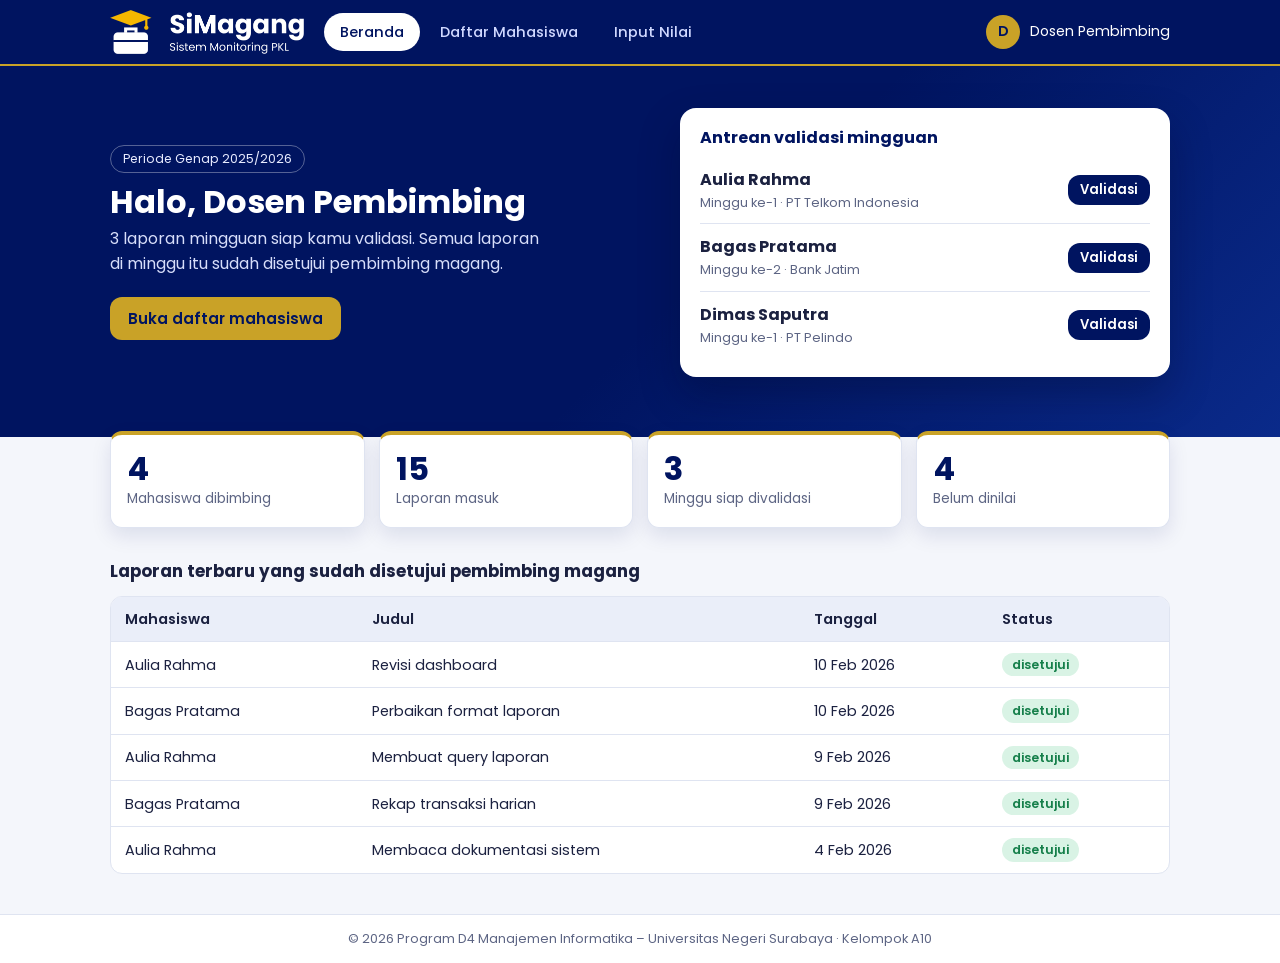
<file: index.html>
<!DOCTYPE html>
<html lang="id">
<head>
<meta charset="UTF-8">
<meta name="viewport" content="width=device-width, initial-scale=1">
<link rel="icon" href="assets/img/logo.png">
<title>SiMagang – Dashboard Dosen</title>
<link rel="preconnect" href="https://fonts.googleapis.com">
<link href="https://fonts.googleapis.com/css2?family=Poppins:wght@400;500;600;700&display=swap" rel="stylesheet">
<link rel="stylesheet" href="assets/css/style.css">
</head>
<body>
<header class="topbar">
  <div class="wrap bar">
    <a class="brand" href="#" data-page="home" aria-label="SiMagang – Sistem Monitoring PKL"><img src="assets/img/logo.png" alt="SiMagang – Sistem Monitoring PKL"></a>
    <button id="menuBtn" class="icon-btn" aria-label="Buka menu" aria-expanded="false">☰</button>
    <nav id="nav" aria-label="Menu utama">
      <a href="#" class="nav-link active" data-page="home">Beranda</a>
      <a href="pages/mahasiswa.html" class="nav-link" data-page="mahasiswa">Daftar Mahasiswa</a>
      <a href="pages/input-nilai.html" class="nav-link" data-page="input-nilai">Input Nilai</a>
    </nav>
    <div class="user"><span class="avatar">D</span><span class="user-name">Dosen Pembimbing</span></div>
  </div>
</header>

<main id="main">
  <section id="home">
    <div class="hero">
      <div class="wrap hero-in">
        <div class="hero-text">
          <span class="chip">Periode Genap 2025/2026</span>
          <h1>Halo, Dosen Pembimbing</h1>
          <p id="heroSummary">Memuat ringkasan…</p>
          <a href="pages/mahasiswa.html" class="btn btn-gold nav-link-inline" data-page="mahasiswa">Buka daftar mahasiswa</a>
        </div>
        <div class="queue-card">
          <h2>Antrean validasi mingguan</h2>
          <ul id="queue"></ul>
        </div>
      </div>
    </div>
    <div class="wrap section">
      <div class="cards" id="statCards"></div>
      <h2>Laporan terbaru yang sudah disetujui pembimbing magang</h2>
      <div class="table-wrap"><table class="tbl"><thead><tr><th>Mahasiswa</th><th>Judul</th><th>Tanggal</th><th>Status</th></tr></thead><tbody id="recentBody"></tbody></table></div>
    </div>
  </section>
  <section id="content" class="wrap section" hidden></section>
</main>

<footer class="footer">© 2026 Program D4 Manajemen Informatika – Universitas Negeri Surabaya · Kelompok A10</footer>

<script src="https://cdnjs.cloudflare.com/ajax/libs/jquery/3.7.1/jquery.min.js"></script>
<script src="assets/js/app.js"></script>
</body>
</html>
</file>
<file: assets/css/style.css>
:root{--navy:#001460;--navy-2:#0a2a8a;--gold:#C9A227;--bg:#f4f6fb;--line:#dfe4f1;--text:#1b2140;--muted:#5d6584;--ok:#157f4a;--warn:#a86a00;--bad:#b3261e;--r:12px}
*{box-sizing:border-box}
html{scroll-behavior:smooth}
body{margin:0;font-family:Poppins,system-ui,sans-serif;color:var(--text);background:var(--bg);line-height:1.55;min-height:100vh;display:flex;flex-direction:column}
a{color:var(--navy-2)}
:focus-visible{outline:3px solid var(--gold);outline-offset:2px}
.wrap{max-width:1100px;margin:0 auto;padding:0 20px}
.section{padding-top:28px;padding-bottom:40px}
.topbar{position:sticky;top:0;z-index:20;background:var(--navy);color:#fff;box-shadow:0 2px 0 var(--gold)}
.bar{display:flex;align-items:center;gap:20px;min-height:64px}
.brand{display:flex;align-items:center}
.brand img{display:block;height:44px;width:auto}
#nav{display:flex;gap:4px;margin-right:auto}
.nav-link{color:#cfd8ff;text-decoration:none;padding:8px 16px;border-radius:99px;font-weight:500;font-size:.92rem;transition:background .15s}
.nav-link:hover{background:#ffffff1f;color:#fff}
.nav-link.active{background:#fff;color:var(--navy)}
.user{display:flex;align-items:center;gap:10px;font-size:.88rem}
.avatar{width:34px;height:34px;border-radius:50%;background:var(--gold);color:var(--navy);display:grid;place-items:center;font-weight:600}
.icon-btn{display:none;margin-left:auto;background:none;border:1px solid #ffffff55;color:#fff;border-radius:8px;font-size:1.2rem;padding:4px 10px;cursor:pointer}
main{flex:1;min-width:0}
h1{margin:10px 0 6px;font-size:2rem;line-height:1.2}
h2{font-size:1.05rem;margin:30px 0 12px}
.hero{background:linear-gradient(135deg,var(--navy) 55%,var(--navy-2));color:#fff;padding:44px 0 60px}
.hero-in{display:grid;grid-template-columns:1.1fr 1fr;gap:32px;align-items:center}
.hero p{color:#d7defa;max-width:44ch;margin:0 0 20px}
.chip{display:inline-block;border:1px solid #ffffff55;border-radius:99px;padding:3px 12px;font-size:.78rem;color:#e7ebff}
.queue-card{background:#fff;color:var(--text);border-radius:16px;padding:18px 20px;box-shadow:0 18px 40px #00082e55}
.queue-card h2{margin:0 0 6px;font-size:1rem;color:var(--navy)}
#queue{list-style:none;margin:0;padding:0}
#queue li{display:flex;justify-content:space-between;align-items:center;gap:12px;padding:11px 0;border-bottom:1px solid var(--line)}
#queue li:last-child{border-bottom:0}
#queue small{display:block;color:var(--muted);font-size:.8rem}
#queue .empty{color:var(--muted);justify-content:center}
.btn{display:inline-block;border:0;border-radius:var(--r);padding:10px 18px;font:600 .95rem Poppins,sans-serif;cursor:pointer;text-decoration:none}
.btn-primary{background:var(--navy);color:#fff}
.btn-primary:hover{background:var(--navy-2)}
.btn-gold{background:var(--gold);color:var(--navy)}
.btn-gold:hover{background:#dbb43a}
.btn-outline{background:#fff;color:var(--navy);border:1.5px solid var(--navy)}
.btn-sm{padding:5px 12px;font-size:.82rem}
.btn:disabled{opacity:.45;cursor:not-allowed}
.cards{display:grid;grid-template-columns:repeat(auto-fit,minmax(200px,1fr));gap:14px;margin-top:-34px;position:relative}
.card{background:#fff;border:1px solid var(--line);border-top:4px solid var(--gold);border-radius:var(--r);padding:16px;box-shadow:0 8px 20px #0014601a}
.card b{display:block;font-size:2rem;color:var(--navy);line-height:1.1}
.card span{color:var(--muted);font-size:.85rem}
.table-wrap{overflow-x:auto;background:#fff;border:1px solid var(--line);border-radius:var(--r)}
.tbl{width:100%;border-collapse:collapse;font-size:.9rem}
.tbl th,.tbl td{padding:11px 14px;text-align:left;border-bottom:1px solid var(--line);white-space:nowrap}
.tbl th{background:#eaeef9;font-weight:600}
.tbl tr:last-child td{border-bottom:0}
.badge{display:inline-block;padding:2px 10px;border-radius:99px;font-size:.78rem;font-weight:600}
.s-draft{background:#e7e9f0;color:#444}.s-menunggu{background:#fff1d6;color:var(--warn)}
.s-disetujui{background:#d9f3e5;color:var(--ok)}.s-ditolak{background:#fde1df;color:var(--bad)}
.s-divalidasi{background:var(--navy);color:#fff}
.toolbar{display:flex;flex-wrap:wrap;gap:10px;margin-bottom:14px}
input,select,textarea{font:inherit;padding:9px 12px;border:1.5px solid var(--line);border-radius:var(--r);background:#fff;width:100%}
.toolbar input{flex:2 1 220px}.toolbar select{flex:1 1 160px}
input:focus,select:focus,textarea:focus{border-color:var(--navy);outline:none}
.panel{background:#fff;border:1px solid var(--line);border-radius:var(--r);padding:18px;margin-top:18px}
.panel-head{display:flex;flex-wrap:wrap;justify-content:space-between;align-items:center;gap:10px}
.week{margin-top:16px}
.week h3{margin:0 0 8px;font-size:1rem;display:flex;flex-wrap:wrap;align-items:center;gap:10px}
.msg{padding:10px 14px;border-radius:var(--r);margin-top:12px;font-size:.9rem}
.msg.ok{background:#d9f3e5;color:var(--ok)}.msg.err{background:#fde1df;color:var(--bad)}.msg.info{background:#e6ebfa;color:var(--navy)}
.form{max-width:640px}
.field{margin-bottom:16px}
.field label{display:block;font-weight:500;margin-bottom:5px}
.field small{color:var(--muted)}
.field .error{color:var(--bad);font-size:.82rem;min-height:1.1em;display:block}
.field.invalid input,.field.invalid select,.field.invalid textarea{border-color:var(--bad)}
.field.valid input,.field.valid select,.field.valid textarea{border-color:var(--ok)}
.grid2{display:grid;grid-template-columns:1fr 1fr;gap:14px}
.check{display:flex;gap:10px;align-items:flex-start}.check input{width:auto;margin-top:5px}
.actions{display:flex;gap:10px;flex-wrap:wrap}
.footer{background:#fff;border-top:1px solid var(--line);text-align:center;font-size:.8rem;color:var(--muted);padding:14px}
.loading{color:var(--muted)}
@media(max-width:820px){
 .icon-btn{display:block}.user-name{display:none}
 .bar{gap:12px;flex-wrap:wrap;position:relative}
 #nav{display:none;position:absolute;top:100%;left:0;right:0;flex-direction:column;background:var(--navy);padding:8px 20px 16px;margin:0;border-top:1px solid #ffffff22}
 #nav.open{display:flex}
 .nav-link{padding:12px 16px}
 .hero{padding:30px 0 56px}.hero-in{grid-template-columns:1fr}
 h1{font-size:1.6rem}
 .grid2{grid-template-columns:1fr}
}
@media(prefers-reduced-motion:reduce){*{transition:none!important;scroll-behavior:auto!important}}
</file>
